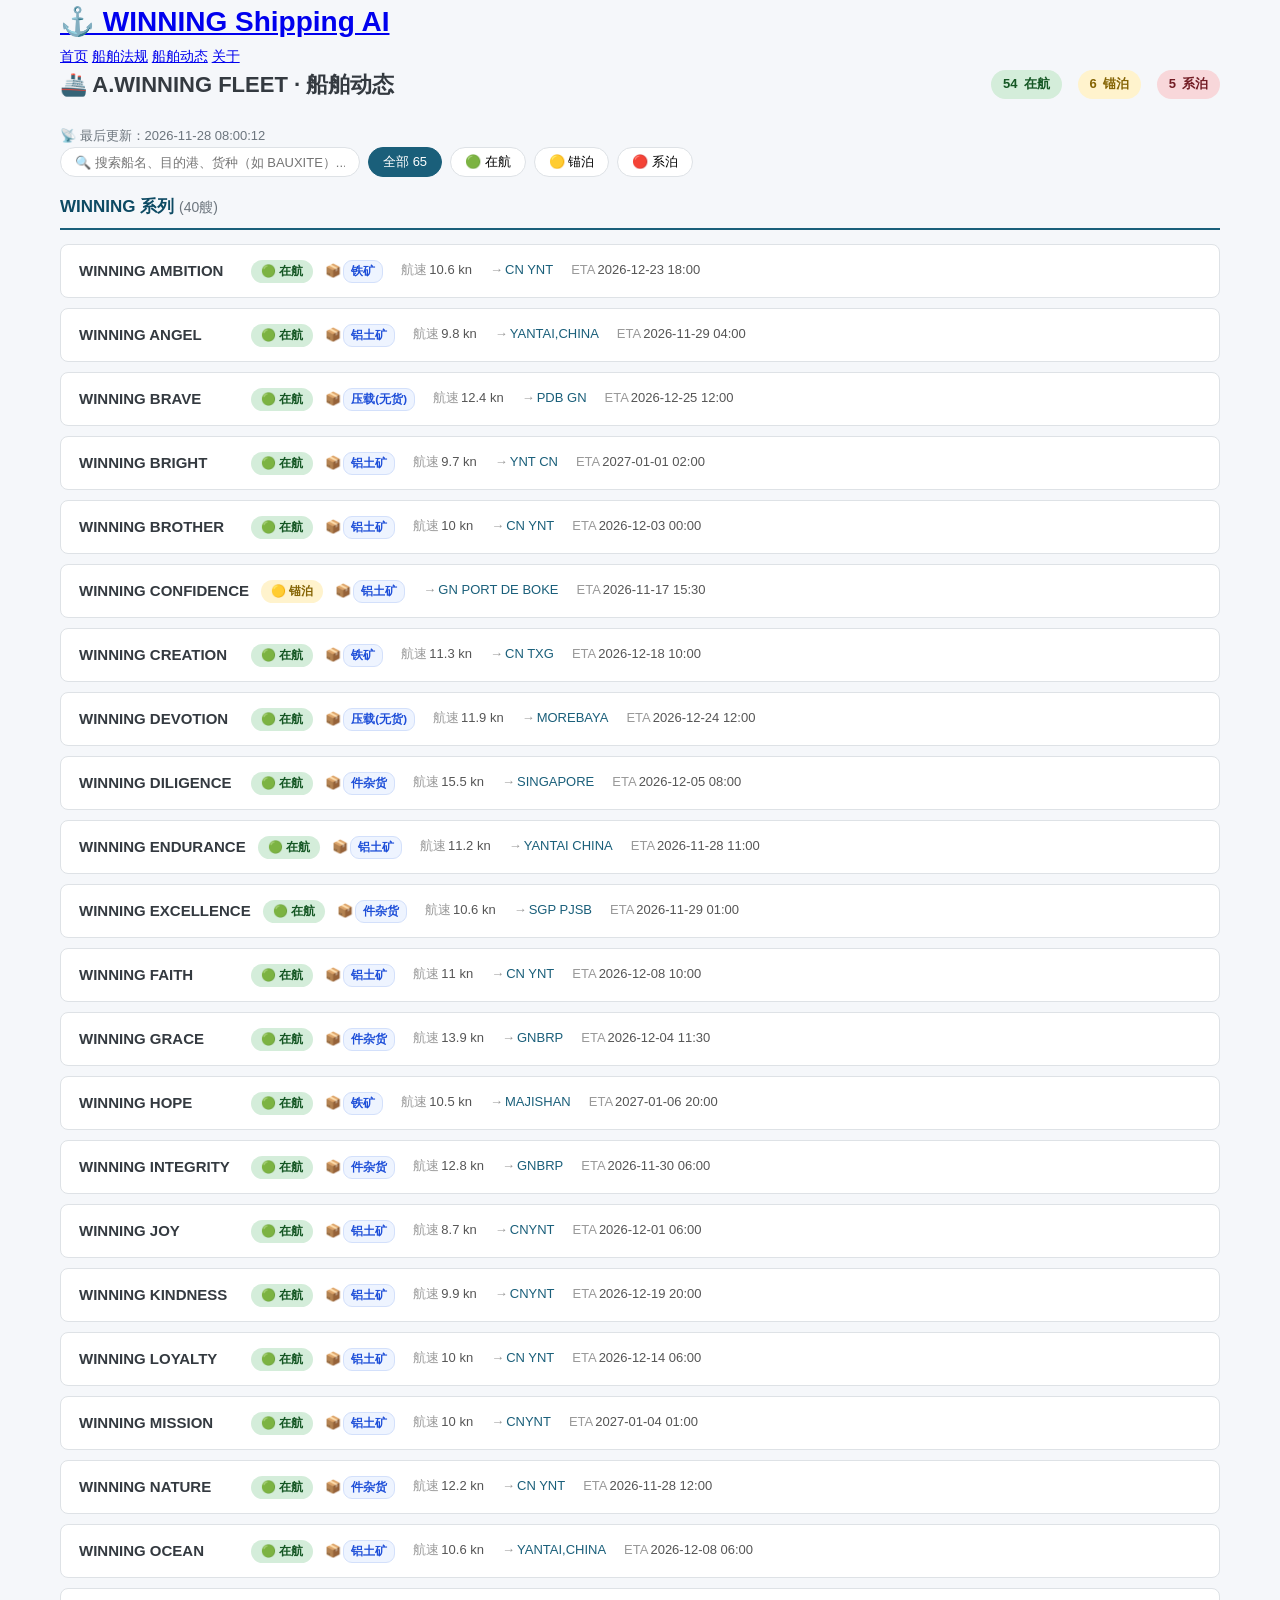
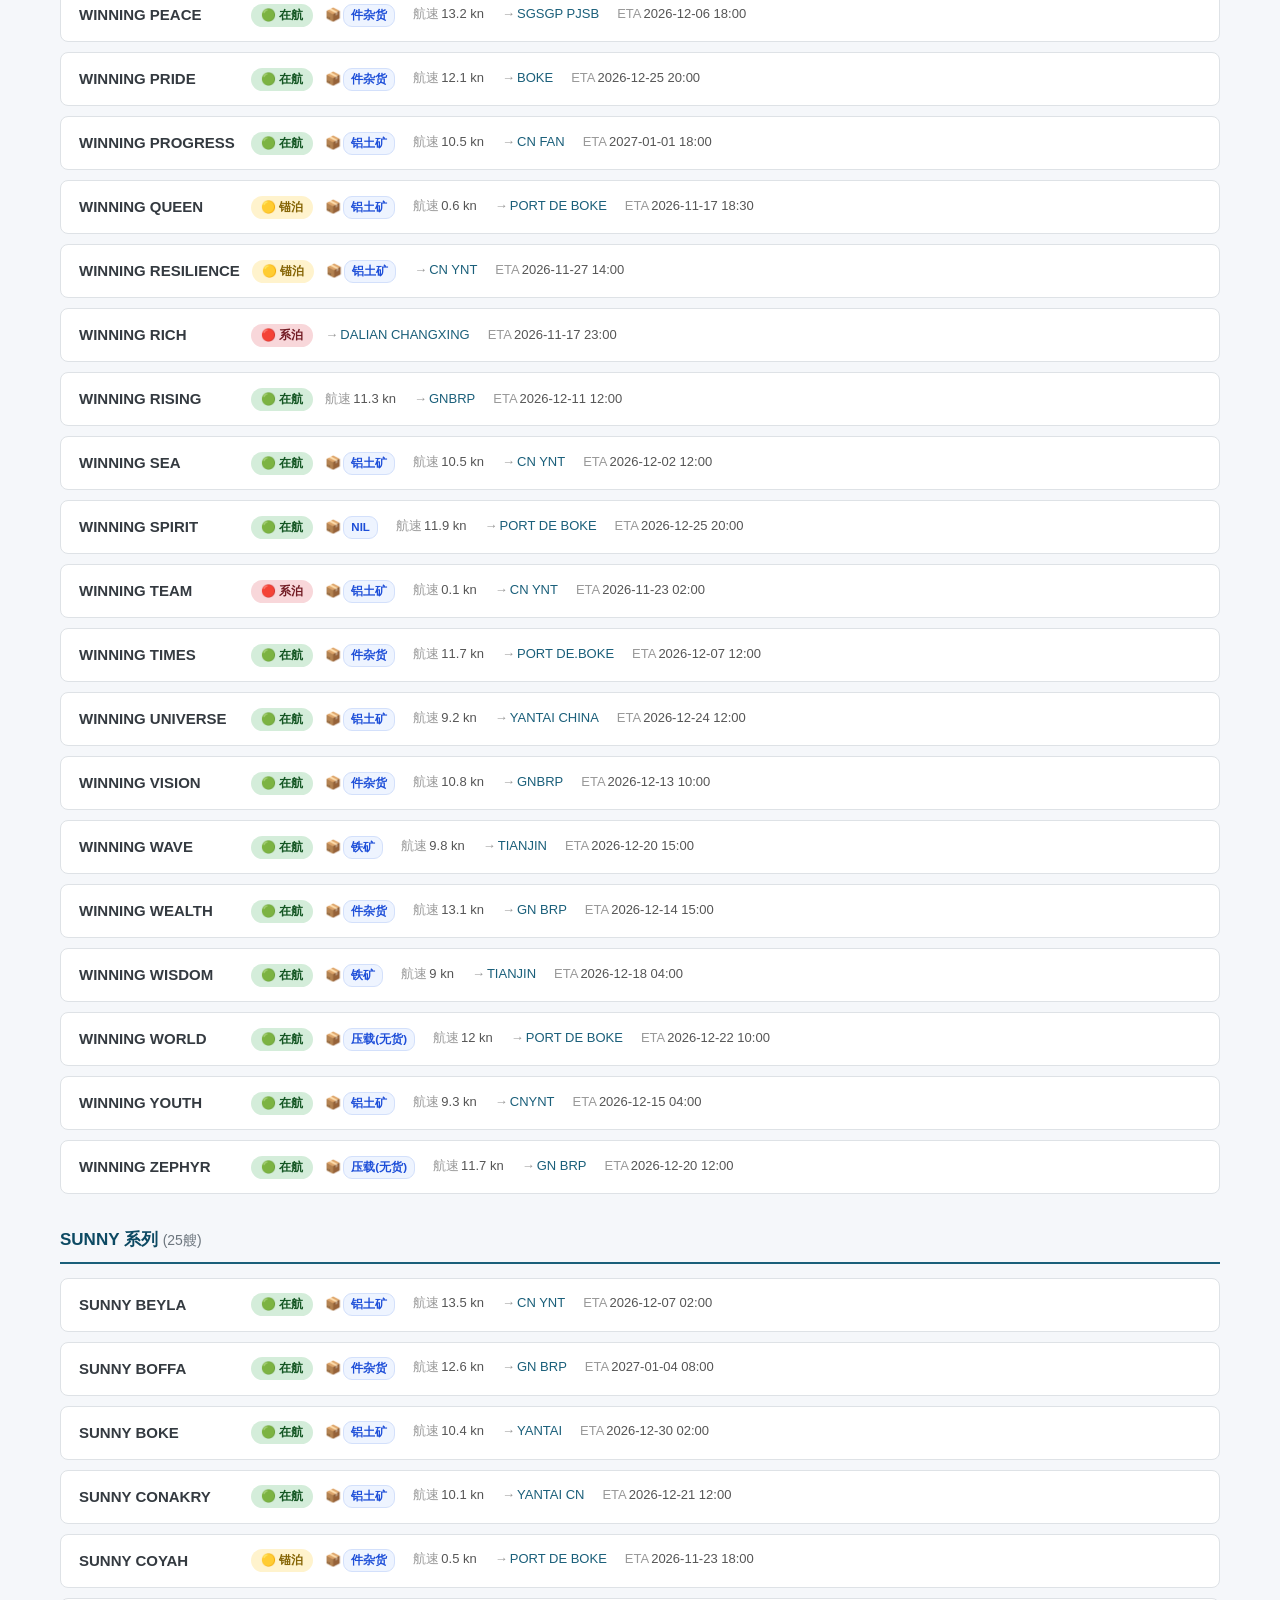
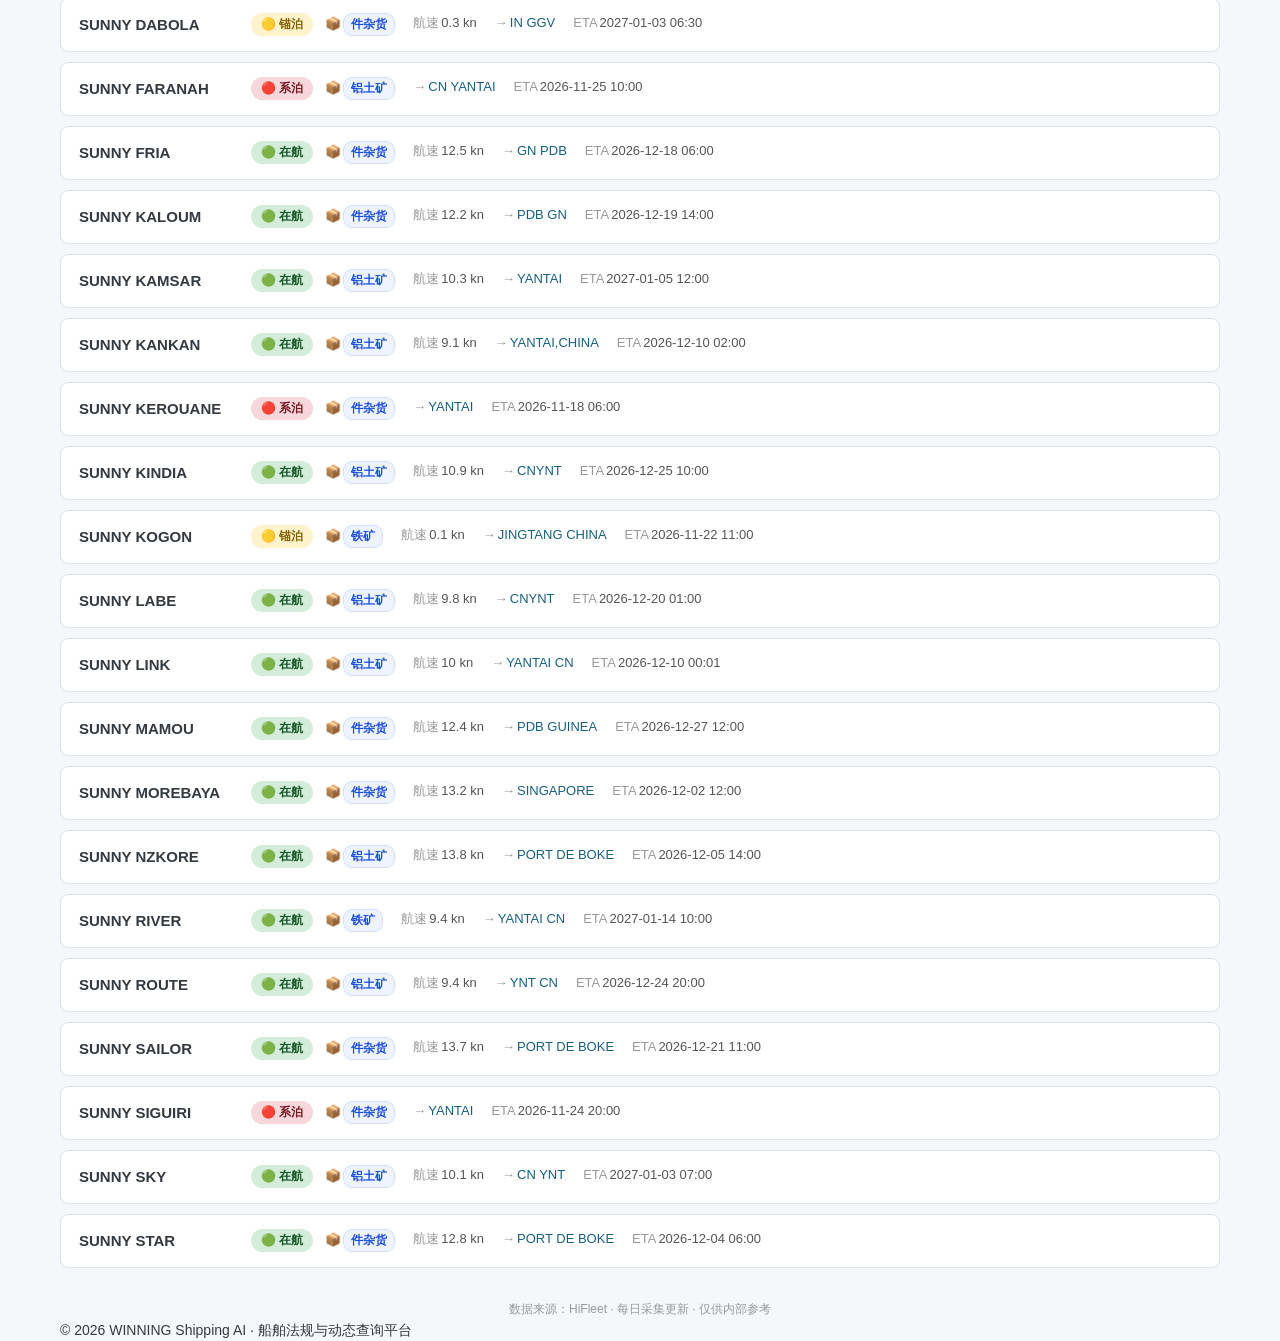
<file: hifleet.html>
<!DOCTYPE html>
<html lang="zh-CN">
<head>
    <meta charset="UTF-8">
    <meta name="viewport" content="width=device-width, initial-scale=1.0">
    <title>船舶动态 - WINNING Shipping AI</title>
    <link rel="stylesheet" href="css/style.css">
    <style>
        .fleet-header {
            display: flex;
            justify-content: space-between;
            align-items: center;
            flex-wrap: wrap;
            gap: 12px;
            margin-bottom: 24px;
        }
        .fleet-header h2 { margin: 0; font-size: 22px; }
        .fleet-stats {
            display: flex;
            gap: 16px;
            font-size: 14px;
        }
        .stat-badge {
            display: inline-flex;
            align-items: center;
            gap: 6px;
            padding: 4px 12px;
            border-radius: 20px;
            font-weight: 600;
            font-size: 13px;
        }
        .stat-badge.sea { background: #d4edda; color: #155724; }
        .stat-badge.anchor { background: #fff3cd; color: #856404; }
        .stat-badge.moored { background: #f8d7da; color: #721c24; }
        .update-time {
            font-size: 13px;
            color: var(--gray-color);
        }
        .ship-card {
            background: #fff;
            border: 1px solid var(--border-color);
            border-radius: 8px;
            margin-bottom: 10px;
            padding: 14px 18px;
            display: flex;
            flex-wrap: wrap;
            align-items: center;
            gap: 12px;
            transition: box-shadow .15s;
            cursor: pointer;
        }
        .ship-card:hover { box-shadow: 0 2px 8px rgba(0,0,0,.08); }
        .ship-name {
            font-weight: 700;
            font-size: 15px;
            min-width: 160px;
            flex-shrink: 0;
        }
        .ship-status {
            display: inline-flex;
            align-items: center;
            gap: 4px;
            font-size: 12px;
            font-weight: 600;
            padding: 2px 10px;
            border-radius: 12px;
            min-width: 44px;
            justify-content: center;
        }
        .ship-status.sea { background: #d4edda; color: #155724; }
        .ship-status.anchor { background: #fff3cd; color: #856404; }
        .ship-status.moored { background: #f8d7da; color: #721c24; }
        .ship-detail {
            display: flex;
            flex-wrap: wrap;
            gap: 8px 18px;
            font-size: 13px;
            color: #555;
            flex: 1;
            min-width: 200px;
        }
        .ship-detail span { white-space: nowrap; }
        .detail-label { color: #999; margin-right: 2px; }
        /* 货种徽标（2026-09-26 Shawn 定：船舶动态显示 IRON ORE/BAUXITE/件杂货） */
        .cargo-badge {
            display: inline-block; padding: 1px 7px; border-radius: 9px;
            background: #eef4ff; color: #1d4ed8; font-weight: 600; font-size: 11.5px;
            border: 1px solid #d3e0fb;
        }
        .cargo-badge.plan { background: #fff7e6; color: #b45309; border-color: #fde3b8; }
        .dest-highlight { color: var(--primary-color); font-weight: 500; }
        .eta-overdue { color: var(--danger-color); }
        .fleet-section { margin-bottom: 32px; }
        .fleet-section h3 {
            font-size: 17px;
            padding-bottom: 8px;
            border-bottom: 2px solid var(--primary-color);
            margin-bottom: 14px;
            color: var(--primary-dark);
        }
        .fleet-section h3 span { font-weight: 400; font-size: 14px; color: var(--gray-color); }
        .ship-details-expanded {
            display: none;
            width: 100%;
            padding: 12px 0 4px 0;
            margin-top: 8px;
            border-top: 1px dashed var(--border-color);
            font-size: 13px;
            grid-template-columns: repeat(auto-fit, minmax(180px, 1fr));
            gap: 6px;
        }
        .ship-card.expanded .ship-details-expanded { display: grid; }
        .filter-bar {
            display: flex;
            gap: 8px;
            flex-wrap: wrap;
            margin-bottom: 16px;
        }
        .filter-btn {
            padding: 5px 14px;
            border-radius: 16px;
            border: 1px solid var(--border-color);
            background: #fff;
            font-size: 13px;
            cursor: pointer;
            transition: all .15s;
        }
        .filter-btn:hover { border-color: var(--primary-color); }
        .filter-btn.active { background: var(--primary-color); color: #fff; border-color: var(--primary-color); }
        .filter-btn.active.sea-filter { background: #28a745; border-color: #28a745; }
        .filter-btn.active.anchor-filter { background: #ffc107; color: #333; border-color: #ffc107; }
        .filter-btn.active.moored-filter { background: #dc3545; border-color: #dc3545; }
        .search-input {
            padding: 5px 14px;
            border: 1px solid var(--border-color);
            border-radius: 16px;
            font-size: 13px;
            outline: none;
            flex: 1;
            min-width: 180px;
            max-width: 300px;
        }
        .search-input:focus { border-color: var(--primary-color); }
        .loading { text-align: center; padding: 60px 0; color: var(--gray-color); }
        .loading .spinner {
            display: inline-block;
            width: 32px; height: 32px;
            border: 3px solid var(--border-color);
            border-top-color: var(--primary-color);
            border-radius: 50%;
            animation: spin .8s linear infinite;
        }
        @keyframes spin { to { transform: rotate(360deg); } }
        .data-source { font-size: 12px; color: #999; margin-top: 20px; text-align: center; }
        .series-tag {
            font-size: 11px;
            padding: 1px 8px;
            border-radius: 10px;
            background: #e8f4f8;
            color: var(--primary-color);
            margin-left: 6px;
        }
    </style>
</head>
<body>
    <div class="layout-wrapper">
        <header class="main-header">
            <div class="container header-content">
                <h1 class="logo">
                    <a href="index.html">
                        <span class="logo-icon">⚓</span>
                        WINNING Shipping AI
                    </a>
                </h1>
                <nav class="main-nav">
                    <a href="index.html">首页</a>
                    <a href="regulations.html">船舶法规</a>
                    <a href="hifleet.html" class="active">船舶动态</a>
                    <a href="about.html">关于</a>
                </nav>
            </div>
        </header>

        <main class="container main-content">
            <div class="fleet-header">
                <h2>🚢 A.WINNING FLEET · 船舶动态</h2>
                <div class="fleet-stats" id="fleetStats">
                    <span class="stat-badge sea"><span id="countSea">—</span> 在航</span>
                    <span class="stat-badge anchor"><span id="countAnchor">—</span> 锚泊</span>
                    <span class="stat-badge moored"><span id="countMoored">—</span> 系泊</span>
                </div>
            </div>

            <div class="update-time" id="updateTime">数据加载中...</div>

            <div class="filter-bar">
                <input type="text" class="search-input" id="searchInput" placeholder="🔍 搜索船名、目的港、货种（如 BAUXITE）..." oninput="renderFleet()">
                <button class="filter-btn active" data-filter="all" onclick="setFilter('all')">全部 <span id="totalCount">—</span></button>
                <button class="filter-btn sea-filter" data-filter="sea" onclick="setFilter('sea')">🟢 在航</button>
                <button class="filter-btn anchor-filter" data-filter="anchor" onclick="setFilter('anchor')">🟡 锚泊</button>
                <button class="filter-btn moored-filter" data-filter="moored" onclick="setFilter('moored')">🔴 系泊</button>
            </div>

            <div id="fleetContent">
                <div class="loading">
                    <div class="spinner"></div>
                    <p style="margin-top:16px">正在加载船舶动态数据...</p>
                </div>
            </div>

            <div class="data-source">
                数据来源：HiFleet · 每日采集更新 · 仅供内部参考
            </div>
        </main>

        <footer class="main-footer">
            <div class="container footer-content">
                <p>&copy; 2026 WINNING Shipping AI · 船舶法规与动态查询平台</p>
            </div>
        </footer>
    </div>

    <script>
        let fleetData = null;
        let currentFilter = 'all';

        async function loadData() {
            try {
                const resp = await fetch('data/hifleet_daily.json?_t=' + Date.now());
                if (!resp.ok) throw new Error('HTTP ' + resp.status);
                const text = await resp.text();
                fleetData = JSON.parse(text);
                renderFleet();
            } catch(e) {
                // 没有JSON文件时用内嵌测试数据
                console.warn('无法加载外部数据，使用测试数据:', e.message);
                fleetData = getTestData();
                renderFleet();
            }
        }

        function statusClass(s) {
            if (s === '锚泊') return 'anchor';
            if (s === '系泊') return 'moored';
            return 'sea';
        }

        function renderFleet() {
            if (!fleetData) return;
            const search = document.getElementById('searchInput').value.toLowerCase().trim();
            const allVessels = fleetData.vessels || [];
            
            let filtered = allVessels.filter(v => {
                if (currentFilter !== 'all' && statusClass(v.status) !== currentFilter) return false;
                if (search && !v.name.toLowerCase().includes(search) && !(v.destination||'').toLowerCase().includes(search)
                    && !(v.cargo||'').toLowerCase().includes(search) && !(v.cargo_cn||'').includes(search)) return false;
                return true;
            });

            const winning = filtered.filter(v => v.name.startsWith('WINNING'));
            const sunny = filtered.filter(v => v.name.startsWith('SUNNY'));

            document.getElementById('totalCount').textContent = filtered.length;
            
            // 更新统计
            const all = allVessels;
            document.getElementById('countSea').textContent = all.filter(v => v.status === '在航').length;
            document.getElementById('countAnchor').textContent = all.filter(v => v.status === '锚泊').length;
            document.getElementById('countMoored').textContent = all.filter(v => v.status === '系泊').length;
            document.getElementById('updateTime').textContent = '📡 最后更新：' + (fleetData.timestamp || '未知');

            let html = '';
            if (winning.length) html += renderSection('WINNING 系列', winning);
            if (sunny.length) html += renderSection('SUNNY 系列', sunny);
            if (!filtered.length) html = '<div class="loading"><p>没有匹配的船舶</p></div>';

            document.getElementById('fleetContent').innerHTML = html;
        }

        function renderSection(title, vessels) {
            const series = title.includes('WINNING') ? 'winning' : 'sunny';
            let h = `<div class="fleet-section"><h3>${title} <span>(${vessels.length}艘)</span></h3>`;
            vessels.forEach(v => {
                const sc = statusClass(v.status);
                const overdue = v.eta && v.eta < '2026-05-01';
                h += `<div class="ship-card" onclick="this.classList.toggle('expanded')">
                    <div class="ship-name">${v.name}</div>
                    <div class="ship-status ${sc}">${v.status === '在航' ? '🟢' : v.status === '锚泊' ? '🟡' : '🔴'} ${v.status}</div>
                    <div class="ship-detail">
                        ${v.cargo ? `<span><span class="detail-label">📦</span><span class="cargo-badge${v.cargo_plan ? ' plan' : ''}">${v.cargo_cn || v.cargo}${v.cargo_plan ? '(计划)' : ''}</span></span>` : ''}
                        ${v.speed_kn ? `<span><span class="detail-label">航速</span>${v.speed_kn} kn</span>` : ''}
                        ${v.destination ? `<span><span class="detail-label">→</span><span class="dest-highlight">${v.destination}</span></span>` : ''}
                        ${v.eta ? `<span><span class="detail-label">ETA</span><span class="${overdue ? 'eta-overdue' : ''}">${v.eta}</span></span>` : ''}
                    </div>
                    <div class="ship-details-expanded">
                        ${v.cargo ? `<span>📦 货种 ${v.cargo}${v.cargo_plan ? '（计划装，未起运）' : ''}${v.cargo_date ? ' · 依据 ' + v.cargo_date : ''}</span>` : ''}
                        ${v.lat ? `<span>📍 ${v.lat.toFixed(2)}, ${v.lon.toFixed(2)}</span>` : ''}
                        ${v.heading_deg ? `<span>🧭 航向 ${v.heading_deg}°</span>` : ''}
                        ${v.draught_m ? `<span>📏 吃水 ${v.draught_m}m</span>` : ''}
                        ${v.mmsi ? `<span>📡 MMSI ${v.mmsi}</span>` : ''}
                        ${v.imo ? `<span>🆔 IMO ${v.imo}</span>` : ''}
                        ${v.updateTime ? `<span>⏱ ${v.updateTime}</span>` : ''}
                    </div>
                </div>`;
            });
            h += '</div>';
            return h;
        }

        function setFilter(filter) {
            currentFilter = filter;
            document.querySelectorAll('.filter-btn').forEach(b => b.classList.remove('active'));
            document.querySelectorAll(`.filter-btn[data-filter="${filter}"]`).forEach(b => b.classList.add('active'));
            renderFleet();
        }

        function getTestData() {
            return {
                "timestamp": "2026-05-03 17:37:54",
                "group": "A.WINNING FLEET",
                "total": 59,
                "winning": 34,
                "sunny": 25,
                "vessels": [
                    {"name":"WINNING CONFIDENCE","status":"在航","speed_kn":10.0,"destination":"CNTAO","eta":"2026-06-05 14:00","lat":-28.45,"lon":12.20,"heading_deg":128,"draught_m":18.6,"mmsi":"566311000","imo":"9325001","updateTime":"2026-05-03 17:37:09"},
                    {"name":"WINNING DILIGENCE","status":"在航","speed_kn":11.0,"destination":"CN FAN","eta":"2026-05-08 15:00","lat":0.53,"lon":108.18,"heading_deg":357,"draught_m":18.2,"mmsi":"566545000","imo":"9374088","updateTime":"2026-05-03 17:33:18"},
                    {"name":"WINNING ENDURANCE","status":"在航","speed_kn":11.0,"destination":"IN VIZ","eta":"2026-05-20 05:00","lat":-31.38,"lon":36.40,"heading_deg":67,"draught_m":18.0,"mmsi":"566845000","imo":"9232058","updateTime":"2026-05-03 17:35:57"},
                    {"name":"WINNING EXCELLENCE","status":"锚泊","speed_kn":null,"destination":"PORT DE BOKE GUINEA","eta":"2026-04-24 14:00","lat":10.35,"lon":-14.79,"heading_deg":178,"draught_m":11.7,"mmsi":"563114700","imo":"9279393","updateTime":"2026-05-03 17:34:51"},
                    {"name":"WINNING FAITH","status":"锚泊","speed_kn":0.1,"destination":"CN FAN","eta":"2026-05-02 04:00","lat":21.17,"lon":108.41,"heading_deg":293,"draught_m":18.2,"mmsi":"566963000","imo":"9314076","updateTime":"2026-05-03 17:32:48"},
                    {"name":"WINNING GRACE","status":"在航","speed_kn":3.5,"destination":"MOREBAYA","eta":"2026-04-29 20:00","lat":9.24,"lon":-13.73,"heading_deg":272,"draught_m":11.3,"mmsi":"566100000","imo":"9722948","updateTime":"2026-05-03 17:37:42"},
                    {"name":"WINNING HOPE","status":"在航","speed_kn":9.7,"destination":"YANTAI","eta":"2026-05-17 08:00","lat":-9.01,"lon":100.92,"heading_deg":58,"draught_m":18.7,"mmsi":"563152000","imo":"9722950","updateTime":"2026-05-03 17:28:09"},
                    {"name":"WINNING INTEGRITY","status":"在航","speed_kn":10.3,"destination":"CN YNT","eta":"2026-06-15 13:00","lat":3.45,"lon":-11.47,"heading_deg":149,"draught_m":18.3,"mmsi":"563312300","imo":"9633068","updateTime":"2026-05-03 17:35:38"},
                    {"name":"WINNING JOY","status":"在航","speed_kn":11.4,"destination":"SG SIN","eta":"2026-05-09 02:00","lat":22.08,"lon":119.81,"heading_deg":179,"draught_m":10.2,"mmsi":"563222500","imo":"9492220","updateTime":"2026-05-03 17:33:04"},
                    {"name":"WINNING KINDNESS","status":"在航","speed_kn":10.2,"destination":"CN YNT","eta":"2026-05-06 03:00","lat":27.96,"lon":123.27,"heading_deg":6,"draught_m":18.3,"mmsi":"563131000","imo":"9335240","updateTime":"2026-05-03 17:37:43"},
                    {"name":"WINNING PRIDE","status":"在航","speed_kn":9.9,"destination":"GN BRP","eta":"2026-05-03 14:00","lat":10.08,"lon":-14.84,"heading_deg":3,"draught_m":9.8,"mmsi":"374705000","imo":"9450234","updateTime":"2026-05-03 17:35:34"},
                    {"name":"SUNNY SAILOR","status":"在航","speed_kn":12.0,"destination":"GN PORT DE BOKE","eta":"2026-05-11 09:00","lat":-6.39,"lon":-4.97,"heading_deg":326,"draught_m":9.3,"mmsi":"370118000","imo":"9439125","updateTime":"2026-05-03 17:37:45"},
                    {"name":"SUNNY LABE","status":"系泊","speed_kn":null,"destination":"CN YNT","eta":"2026-05-01 00:00","lat":37.58,"lon":121.39,"heading_deg":270,"draught_m":18.2,"mmsi":"352002765","imo":"9271597","updateTime":"2026-05-03 17:35:31"}
                ]
            };
        }

        // 初始化
        loadData();

        // 定时刷新（每5分钟尝试重新加载）
        setInterval(loadData, 5 * 60 * 1000);
    </script>
</body>
</html>
</file>
<file: css/style.css>
/* WINNING Shipping AI 样式表 */
/* 参考KRCon简洁专业风格 */

:root {
    /* 主色调 - 海事蓝 */
    --primary-color: #1a5f7a;
    --primary-dark: #0d4a63;
    --primary-light: #2a7a9a;
    
    /* 辅助色 */
    --secondary-color: #f8b500;
    --success-color: #28a745;
    --danger-color: #dc3545;
    --warning-color: #ffc107;
    --info-color: #17a2b8;
    
    /* 中性色 */
    --light-color: #f8f9fa;
    --dark-color: #343a40;
    --gray-color: #6c757d;
    --border-color: #dee2e6;
    
    /* 字体 */
    --font-family: 'Noto Sans SC', 'Microsoft YaHei', sans-serif;
    --font-size-base: 14px;
    
    /* 布局 */
    --sidebar-width: 280px;
    --header-height: 70px;
    --footer-height: 60px;
}

/* 重置和基础样式 */
* {
    margin: 0;
    padding: 0;
    box-sizing: border-box;
}

body {
    font-family: var(--font-family);
    font-size: var(--font-size-base);
    color: var(--dark-color);
    background-color: #f5f7fa;
    line-height: 1.6;
    min-height: 100vh;
    display: flex;
    flex-direction: column;
}

.container {
    max-width: 1200px;
    margin: 0 auto;
    padding: 0 20px;
}

/* 头部样式 */
.header {
    background: linear-gradient(135deg, var(--primary-dark), var(--primary-color));
    color: white;
    height: var(--header-height);
    box-shadow: 0 2px 10px rgba(0, 0, 0, 0.1);
    position: sticky;
    top: 0;
    z-index: 1000;
}

.header .container {
    display: flex;
    justify-content: space-between;
    align-items: center;
    height: 100%;
}

.logo {
    display: flex;
    align-items: center;
    gap: 15px;
}

.logo i {
    font-size: 28px;
    color: var(--secondary-color);
}

.logo h1 {
    font-size: 22px;
    font-weight: 700;
    margin: 0;
}

.logo .subtitle {
    font-size: 12px;
    opacity: 0.8;
    margin-left: 10px;
}

.user-info {
    display: flex;
    align-items: center;
    gap: 12px;
    background: rgba(255, 255, 255, 0.1);
    padding: 8px 15px;
    border-radius: 20px;
    cursor: pointer;
    transition: background 0.3s;
}

.user-info:hover {
    background: rgba(255, 255, 255, 0.2);
}

.user-avatar {
    width: 36px;
    height: 36px;
    background: var(--secondary-color);
    border-radius: 50%;
    display: flex;
    align-items: center;
    justify-content: center;
}

.user-avatar i {
    color: var(--primary-dark);
    font-size: 18px;
}

.user-details {
    display: flex;
    flex-direction: column;
}

.username {
    font-weight: 600;
    font-size: 14px;
}

.user-role {
    font-size: 12px;
    opacity: 0.8;
}

/* 主内容区 */
.main-container {
    display: flex;
    flex: 1;
    min-height: calc(100vh - var(--header-height) - var(--footer-height));
}

/* 侧边栏 */
.sidebar {
    width: var(--sidebar-width);
    background: white;
    border-right: 1px solid var(--border-color);
    padding: 25px 20px;
    overflow-y: auto;
}

.sidebar h3 {
    color: var(--primary-color);
    font-size: 16px;
    margin-bottom: 15px;
    display: flex;
    align-items: center;
    gap: 8px;
}

.sidebar h3 i {
    color: var(--secondary-color);
}

.search-section {
    margin-bottom: 30px;
}

.search-box {
    display: flex;
    margin-bottom: 15px;
}

.search-box input {
    flex: 1;
    padding: 10px 15px;
    border: 1px solid var(--border-color);
    border-right: none;
    border-radius: 4px 0 0 4px;
    font-size: 14px;
    transition: border-color 0.3s;
}

.search-box input:focus {
    outline: none;
    border-color: var(--primary-color);
}

.search-box button {
    background: var(--primary-color);
    color: white;
    border: none;
    padding: 0 20px;
    border-radius: 0 4px 4px 0;
    cursor: pointer;
    transition: background 0.3s;
}

.search-box button:hover {
    background: var(--primary-dark);
}

.search-filters {
    display: grid;
    grid-template-columns: 1fr 1fr;
    gap: 10px;
}

.search-filters label {
    display: flex;
    align-items: center;
    gap: 5px;
    font-size: 13px;
    cursor: pointer;
}

.search-filters input[type="checkbox"] {
    margin: 0;
}

.category-section {
    margin-bottom: 30px;
}

.category-list {
    list-style: none;
}

.category-list li {
    display: flex;
    align-items: center;
    justify-content: space-between;
    padding: 12px 15px;
    margin-bottom: 5px;
    border-radius: 4px;
    cursor: pointer;
    transition: all 0.3s;
}

.category-list li:hover {
    background: #f0f7ff;
}

.category-list li.active {
    background: var(--primary-color);
    color: white;
}

.category-list li.active i {
    color: var(--secondary-color);
}

.category-list li i {
    margin-right: 10px;
    color: var(--primary-color);
}

.category-list .count {
    background: var(--light-color);
    color: var(--gray-color);
    padding: 2px 8px;
    border-radius: 10px;
    font-size: 12px;
}

.category-list li.active .count {
    background: rgba(255, 255, 255, 0.2);
    color: white;
}

.recent-list {
    list-style: none;
}

.recent-list li {
    padding: 10px 15px;
    border-bottom: 1px solid var(--border-color);
    font-size: 13px;
    cursor: pointer;
    transition: background 0.3s;
}

.recent-list li:hover {
    background: #f0f7ff;
}

.recent-list li:last-child {
    border-bottom: none;
}

/* 主要内容区 */
.content {
    flex: 1;
    padding: 25px;
    overflow-y: auto;
}

.welcome-section {
    background: white;
    border-radius: 8px;
    padding: 25px;
    margin-bottom: 25px;
    box-shadow: 0 2px 10px rgba(0, 0, 0, 0.05);
}

.welcome-section h2 {
    color: var(--primary-color);
    margin-bottom: 10px;
    display: flex;
    align-items: center;
    gap: 10px;
}

.welcome-section p {
    color: var(--gray-color);
    margin-bottom: 25px;
}

.quick-stats {
    display: grid;
    grid-template-columns: repeat(auto-fit, minmax(200px, 1fr));
    gap: 20px;
}

.stat-card {
    display: flex;
    align-items: center;
    gap: 15px;
    padding: 20px;
    background: #f8f9fa;
    border-radius: 6px;
    border-left: 4px solid var(--primary-color);
}

.stat-card i {
    font-size: 32px;
    color: var(--primary-color);
}

.stat-card h3 {
    font-size: 28px;
    color: var(--dark-color);
    margin: 0;
}

.stat-card p {
    color: var(--gray-color);
    margin: 0;
    font-size: 14px;
}

/* 搜索结果区域 */
.results-section {
    background: white;
    border-radius: 8px;
    padding: 25px;
    box-shadow: 0 2px 10px rgba(0, 0, 0, 0.05);
}

.results-header {
    display: flex;
    justify-content: space-between;
    align-items: center;
    margin-bottom: 20px;
}

.results-header h3 {
    color: var(--primary-color);
    display: flex;
    align-items: center;
    gap: 10px;
}

.results-info {
    display: flex;
    align-items: center;
    gap: 20px;
}

.results-info span {
    color: var(--gray-color);
    font-size: 14px;
}

.view-toggle {
    display: flex;
    gap: 5px;
}

.view-btn {
    background: none;
    border: 1px solid var(--border-color);
    padding: 8px 12px;
    border-radius: 4px;
    cursor: pointer;
    color: var(--gray-color);
    transition: all 0.3s;
}

.view-btn:hover {
    border-color: var(--primary-color);
    color: var(--primary-color);
}

.view-btn.active {
    background: var(--primary-color);
    border-color: var(--primary-color);
    color: white;
}

/* 结果列表 */
.results-container {
    min-height: 300px;
}

.empty-state {
    text-align: center;
    padding: 60px 20px;
    color: var(--gray-color);
}

.empty-state i {
    margin-bottom: 20px;
    color: var(--border-color);
}

.empty-state h4 {
    margin-bottom: 10px;
    color: var(--dark-color);
}

/* 文件卡片 */
.file-card {
    background: white;
    border: 1px solid var(--border-color);
    border-radius: 6px;
    padding: 20px;
    margin-bottom: 15px;
    transition: all 0.3s;
    cursor: pointer;
}

.file-card:hover {
    border-color: var(--primary-color);
    box-shadow: 0 4px 12px rgba(0, 0, 0, 0.1);
    transform: translateY(-2px);
}

.file-header {
    display: flex;
    justify-content: space-between;
    align-items: flex-start;
    margin-bottom: 15px;
}

.file-title {
    font-weight: 600;
    color: var(--primary-color);
    font-size: 16px;
    margin: 0;
}

.file-badge {
    background: var(--primary-light);
    color: white;
    padding: 4px 10px;
    border-radius: 12px;
    font-size: 12px;
    font-weight: 500;
}

.file-meta {
    display: flex;
    gap: 20px;
    margin-bottom: 15px;
    font-size: 13px;
    color: var(--gray-color);
}

.file-meta span {
    display: flex;
    align-items: center;
    gap: 5px;
}

.file-description {
    color: var(--dark-color);
    font-size: 14px;
    line-height: 1.5;
    margin-bottom: 15px;
}

.file-actions {
    display: flex;
    gap: 10px;
}

.btn {
    padding: 8px 16px;
    border: none;
    border-radius: 4px;
    cursor: pointer;
    font-size: 14px;
    font-weight: 500;
    transition: all 0.3s;
    display: inline-flex;
    align-items: center;
    gap: 8px;
}

.btn-primary {
    background: var(--primary-color);
    color: white;
}

.btn-primary:hover {
    background: var(--primary-dark);
}

.btn-secondary {
    background: var(--light-color);
    color: var(--dark-color);
    border: 1px solid var(--border-color);
}

.btn-secondary:hover {
    background: #e9ecef;
}

/* 预览区域 */
.preview-section {
    background: white;
    border-radius: 8px;
    margin-top: 25px;
    box-shadow: 0 2px 10px rgba(0, 0, 0, 0.05);
}

.preview-header {
    display: flex;
    justify-content: space-between;
    align-items: center;
    padding: 20px 25px;
    border-bottom: 1px solid var(--border-color);
}

.preview-header h3 {
    color: var(--primary-color);
    margin: 0;
}

.close-preview {
    background: none;
    border: none;
    font-size: 20px;
    color: var(--gray-color);
    cursor: pointer;
    padding: 5px;
}

.close-preview:hover {
    color: var(--danger-color);
}

.preview-content {
    padding: 25px;
    min-height: 500px;
    max-height: 600px;
    overflow-y: auto;
}

.preview-actions {
    padding: 20px 25px;
    border-top: 1px solid var(--border-color);
    display: flex;
    gap: 10px;
}

/* 分页 */
.pagination {
    display: flex;
    justify-content: center;
    align-items: center;
    gap: 10px;
    margin-top: 25px;
    padding-top: 20px;
    border-top: 1px solid var(--border-color);
}

.page-btn {
    padding: 8px 12px;
    border: 1px solid var(--border-color);
    background: white;
    border-radius: 4px;
    cursor: pointer;
    transition: all 0.3s;
}

.page-btn:hover {
    border-color: var(--primary-color);
    color: var(--primary-color);
}

.page-btn.active {
    background: var(--primary-color);
    border-color: var(--primary-color);
    color: white;
}

.page-btn.disabled {
    opacity: 0.5;
    cursor: not-allowed;
}

/* 底部 */
.footer {
    background: var(--dark-color);
    color: white;
    height: var(--footer-height);
}

.footer .container {
    height: 100%;
}

.footer-content {
    display: flex;
    justify-content: space-between;
    align-items: center;
    height: 100%;
}

.footer-logo {
    display: flex;
    align-items: center;
    gap: 10px;
    font-weight: 600;
}

.footer-logo i {
    color: var(--secondary-color);
}

.footer-info {
    text-align: center;
    font-size: 13px;
    opacity: 0.8;
}

.footer-info p {
    margin: 2px 0;
}

.footer-links {
    display: flex;
    gap: 20px;
}

.footer-links a {
    color: white;
    text-decoration: none;
    font-size: 13px;
    opacity: 0.8;
    transition: opacity 0.3s;
    display: flex;
    align-items: center;
    gap: 5px;
}

.footer-links a:hover {
    opacity: 1;
}

/* 响应式设计 */
@media (max-width: 992px) {
    .main-container {
        flex-direction: column;
    }
    
    .sidebar {
        width: 100%;
        border-right: none;
        border-bottom: 1px solid var(--border-color);
    }
    
    .quick-stats {
        grid-template-columns: repeat(2, 1fr);
    }
}

@media (max-width: 768px) {
    .header .container {
        flex-direction: column;
        padding: 10px;
        height: auto;
    }
    
    .logo {
        margin-bottom: 10px;
    }
    
    .quick-stats {
        grid-template-columns: 1fr;
    }
    
    .footer-content {
        flex-direction: column;
        gap: 15px;
        padding: 15px 0;
    }
    
    .results-header {
        flex-direction: column;
        align-items: flex-start;
        gap: 15px;
    }
    
    .results-info {
        width: 100%;
        justify-content: space-between;
    }
}

/* 加载动画 */
.loading {
    display: flex;
    justify-content: center;
    align-items: center;
    padding: 40px;
}

.spinner {
    width: 40px;
    height: 40px;
    border: 4px solid var(--border-color);
    border-top: 4px solid var(--primary-color);
    border-radius: 50%;
    animation: spin 1s linear infinite;
}

@keyframes spin {
    0% { transform: rotate(0deg); }
    100% { transform: rotate(360deg); }
}

/* ========== 船舶动态模块 ========== */
.fleet-filter-bar {
    display: flex;
    gap: 8px;
    margin-bottom: 16px;
    flex-wrap: wrap;
}
.fleet-filter-bar .filter-btn {
    padding: 5px 14px;
    border-radius: 16px;
    border: 1px solid var(--border-color);
    background: #fff;
    font-size: 13px;
    cursor: pointer;
    transition: all .15s;
}
.fleet-filter-bar .filter-btn:hover {
    border-color: var(--primary-color);
}
.fleet-filter-bar .filter-btn.active {
    background: var(--primary-color);
    color: #fff;
    border-color: var(--primary-color);
}
.fleet-filter-bar .filter-btn.active.sea {
    background: #28a745;
    border-color: #28a745;
}
.fleet-filter-bar .filter-btn.active.anchor {
    background: #ffc107;
    color: #333;
    border-color: #ffc107;
}
.fleet-filter-bar .filter-btn.active.moored {
    background: #dc3545;
    border-color: #dc3545;
}
.fleet-section {
    margin-bottom: 24px;
}
.fleet-section h4 {
    font-size: 16px;
    color: var(--primary-dark);
    padding-bottom: 6px;
    border-bottom: 2px solid var(--primary-color);
    margin-bottom: 10px;
}
.fleet-section h4 span {
    font-weight: 400;
    font-size: 13px;
    color: var(--gray-color);
}
.fleet-card {
    background: #fff;
    border: 1px solid var(--border-color);
    border-radius: 6px;
    margin-bottom: 6px;
    padding: 10px 14px;
    cursor: pointer;
    transition: box-shadow .15s;
}
.fleet-card:hover {
    box-shadow: 0 1px 6px rgba(0,0,0,.06);
}
.fleet-row {
    display: flex;
    flex-wrap: wrap;
    align-items: center;
    gap: 8px 14px;
}
.fleet-name {
    font-weight: 700;
    font-size: 14px;
    min-width: 140px;
}
.fleet-status {
    font-size: 12px;
    font-weight: 600;
    padding: 1px 10px;
    border-radius: 12px;
}
.fleet-status.sea { background: #d4edda; color: #155724; }
.fleet-status.anchor { background: #fff3cd; color: #856404; }
.fleet-status.moored { background: #f8d7da; color: #721c24; }
.fleet-speed { font-size: 13px; color: #555; }
.fleet-dest { font-size: 13px; }
.fleet-dest b { color: var(--primary-color); }
.fleet-eta { font-size: 12px; color: #777; }
.fleet-eta.overdue { color: var(--danger-color); }
.fleet-details {
    display: none;
    margin-top: 8px;
    padding-top: 8px;
    border-top: 1px dashed var(--border-color);
    font-size: 12px;
    color: #888;
    gap: 6px 18px;
    flex-wrap: wrap;
}
.fleet-card.expanded .fleet-details {
    display: flex;
}
.fleet-mini-stats {
    margin-left: 8px;
    font-size: 13px;
}
.stat-dot { margin: 0 2px; }
.fleet-ts {
    margin-left: 12px;
    font-size: 12px;
    color: #aaa;
}

/* 工具类 */
.hidden {
    display: none !important;
}

.text-primary {
    color: var(--primary-color) !important;
}

.text-success {
    color: var(--success-color) !important;
}

.text-danger {
    color: var(--danger-color) !important;
}

.bg-light {
    background: var(--light-color) !important;
}

.mt-20 {
    margin-top: 20px;
}

.mb-20 {
    margin-bottom: 20px;
}
</file>
